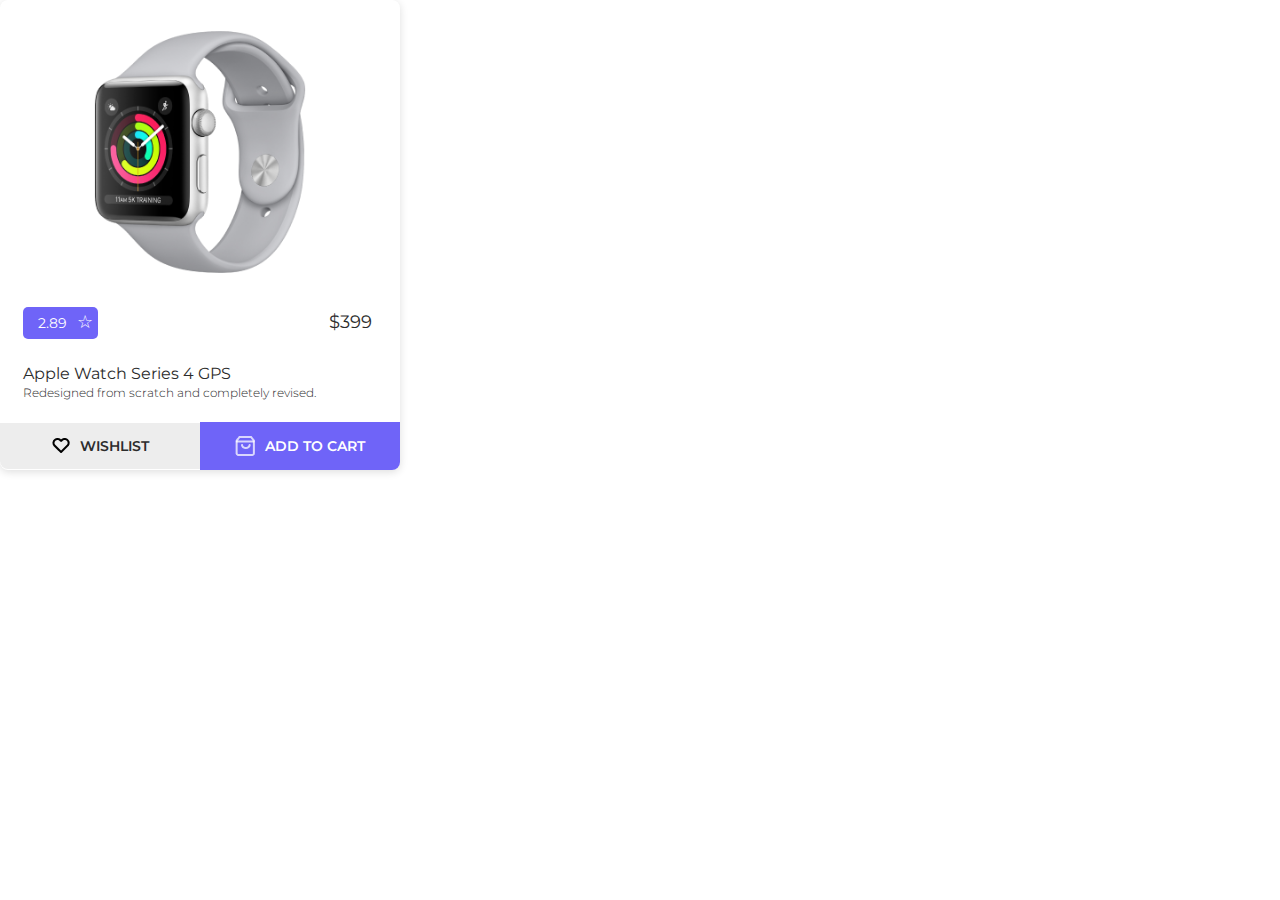
<file: src/module-1/card/index.html>
<!DOCTYPE html>
<html lang="en">
<head>
    <meta charset="UTF-8">
    <meta http-equiv="X-UA-Compatible" content="IE=edge">
    <meta name="viewport" content="width=device-width, initial-scale=1.0">
    <title>Store</title>
    <link rel="stylesheet" href="css/style.min.css">
</head>
<body>
    <div class="card">
        <div class="card__wrapper">
            <img class="card__img" src="./assets/apple-watch.png" alt="watch">
            <div class="card__rate-price">
                <div class="rating"><span>2.89</span>&#9734;</div>
                <div class="price">$<span>399</span></div>
            </div>
            <h3 class="card__title">Apple Watch Series 4 GPS</h3>
            <div class="card__descr">Redesigned from scratch and completely revised.</div>
        </div>
        <div class="card__buttons">
            <button class="wishlist">
                <img src="./assets/heart_black.png" alt="heart">
                <span>Wishlist</span>
            </button>
            <button class="to-cart">
                <img src="./assets/shopping-bag.png" alt="bag">
                <span>Add to cart</span>
            </button>
        </div>
    </div>
</body>
</html>
</file>
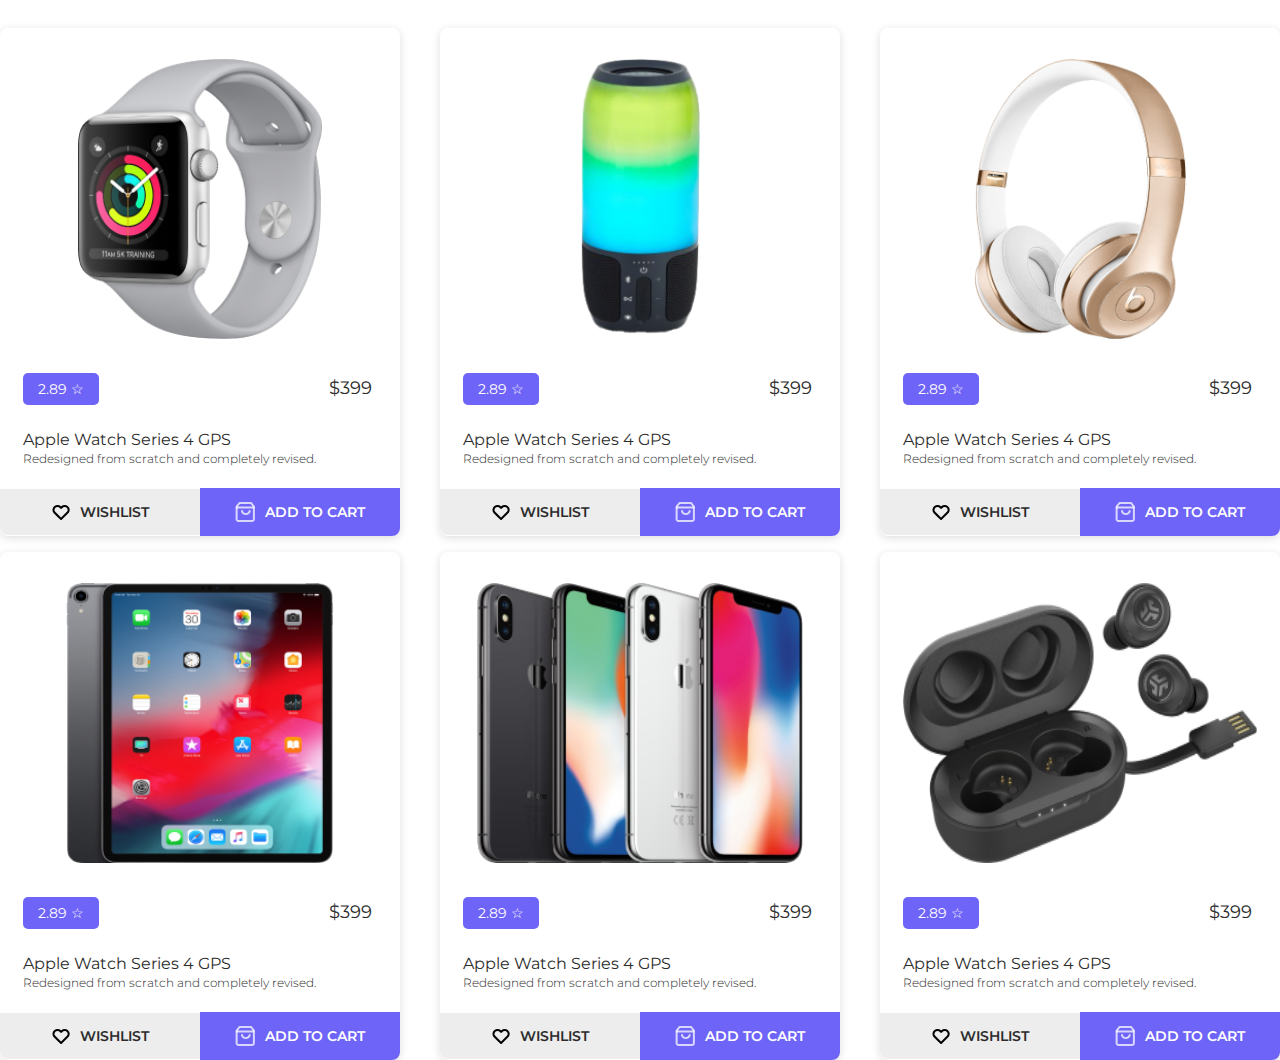
<file: src/module-1/cards-list-v1/index.html>
<!DOCTYPE html>
<html lang="en">
<head>
    <meta charset="UTF-8">
    <meta http-equiv="X-UA-Compatible" content="IE=edge">
    <meta name="viewport" content="width=device-width, initial-scale=1.0">
    <title>Store</title>
    <link rel="stylesheet" href="css/general.css">
    <link rel="stylesheet" href="css/style.css">
</head>
<body>
    <div class="cards">
        <div class="card">
            <div class="card__wrapper">
                <div class="card__img-wrapper">
                    <img class="card__img" src="./assets/apple-watch.png" alt="watch">
                </div>
                <div class="card__rate-price">
                    <div class="rating">
                        <span>2.89</span>
                    </div>
                    <div class="price">
                        <span>399</span>
                    </div>
                </div>
                <h3 class="card__title">Apple Watch Series 4 GPS</h3>
                <div class="card__descr">Redesigned from scratch and completely revised.</div>
            </div>
            <div class="card__buttons">
                <button class="wishlist">
                    <img src="./assets/heart_black.png" alt="heart">
                    <span>Wishlist</span>
                </button>
                <button class="to-cart">
                    <img src="./assets/shopping-bag.png" alt="bag">
                    <span>Add to cart</span>
                </button>
            </div>
        </div>
      <div class="card">
            <div class="card__wrapper">
                <div class="card__img-wrapper">
                    <img class="card__img" src="./assets/jbl-speaker.png" alt="jbl-speaker">
                </div>
                <div class="card__rate-price">
                    <div class="rating">
                        <span>2.89</span>
                    </div>
                    <div class="price">
                        <span>399</span>
                    </div>
                </div>
                <h3 class="card__title">Apple Watch Series 4 GPS</h3>
                <div class="card__descr">Redesigned from scratch and completely revised.</div>
            </div>
            <div class="card__buttons">
                <button class="wishlist">
                    <img src="./assets/heart_black.png" alt="heart">
                    <span>Wishlist</span>
                </button>
                <button class="to-cart">
                    <img src="./assets/shopping-bag.png" alt="bag">
                    <span>Add to cart</span>
                </button>
            </div>
        </div>
      <div class="card">
            <div class="card__wrapper">
                <div class="card__img-wrapper">
                    <img class="card__img" src="./assets/beats-headphones.png" alt="beats-headphones">
                </div>
                <div class="card__rate-price">
                    <div class="rating">
                        <span>2.89</span>
                    </div>
                    <div class="price">
                        <span>399</span>
                    </div>
                </div>
                <h3 class="card__title">Apple Watch Series 4 GPS</h3>
                <div class="card__descr">Redesigned from scratch and completely revised.</div>
            </div>
            <div class="card__buttons">
                <button class="wishlist">
                    <img src="./assets/heart_black.png" alt="heart">
                    <span>Wishlist</span>
                </button>
                <button class="to-cart">
                    <img src="./assets/shopping-bag.png" alt="bag">
                    <span>Add to cart</span>
                </button>
            </div>
        </div>
      <div class="card">
            <div class="card__wrapper">
                <div class="card__img-wrapper">
                    <img class="card__img" src="./assets/ipad-pro.png" alt="ipad-pro">
                </div>
                <div class="card__rate-price">
                    <div class="rating">
                        <span>2.89</span>
                    </div>
                    <div class="price">
                        <span>399</span>
                    </div>
                </div>
                <h3 class="card__title">Apple Watch Series 4 GPS</h3>
                <div class="card__descr">Redesigned from scratch and completely revised.</div>
            </div>
            <div class="card__buttons">
                <button class="wishlist">
                    <img src="./assets/heart_black.png" alt="heart">
                    <span>Wishlist</span>
                </button>
                <button class="to-cart">
                    <img src="./assets/shopping-bag.png" alt="bag">
                    <span>Add to cart</span>
                </button>
            </div>
        </div>
      <div class="card">
            <div class="card__wrapper">
                <div class="card__img-wrapper">
                    <img class="card__img" src="./assets/iphone-x.png" alt="iphone-x">
                </div>
                <div class="card__rate-price">
                    <div class="rating">
                        <span>2.89</span>
                    </div>
                    <div class="price">
                        <span>399</span>
                    </div>
                </div>
                <h3 class="card__title">Apple Watch Series 4 GPS</h3>
                <div class="card__descr">Redesigned from scratch and completely revised.</div>
            </div>
            <div class="card__buttons">
                <button class="wishlist">
                    <img src="./assets/heart_black.png" alt="heart">
                    <span>Wishlist</span>
                </button>
                <button class="to-cart">
                    <img src="./assets/shopping-bag.png" alt="bag">
                    <span>Add to cart</span>
                </button>
            </div>
        </div>
      <div class="card">
            <div class="card__wrapper">
                <div class="card__img-wrapper">
                    <img class="card__img" src="./assets/jlab-audio-wireless.png" alt="jlab-audio-wireless">
                </div>
                <div class="card__rate-price">
                    <div class="rating">
                        <span>2.89</span>
                    </div>
                    <div class="price">
                        <span>399</span>
                    </div>
                </div>
                <h3 class="card__title">Apple Watch Series 4 GPS</h3>
                <div class="card__descr">Redesigned from scratch and completely revised.</div>
            </div>
            <div class="card__buttons">
                <button class="wishlist">
                    <img src="./assets/heart_black.png" alt="heart">
                    <span>Wishlist</span>
                </button>
                <button class="to-cart">
                    <img src="./assets/shopping-bag.png" alt="bag">
                    <span>Add to cart</span>
                </button>
            </div>
        </div>
    </div>
</body>
</html>
</file>
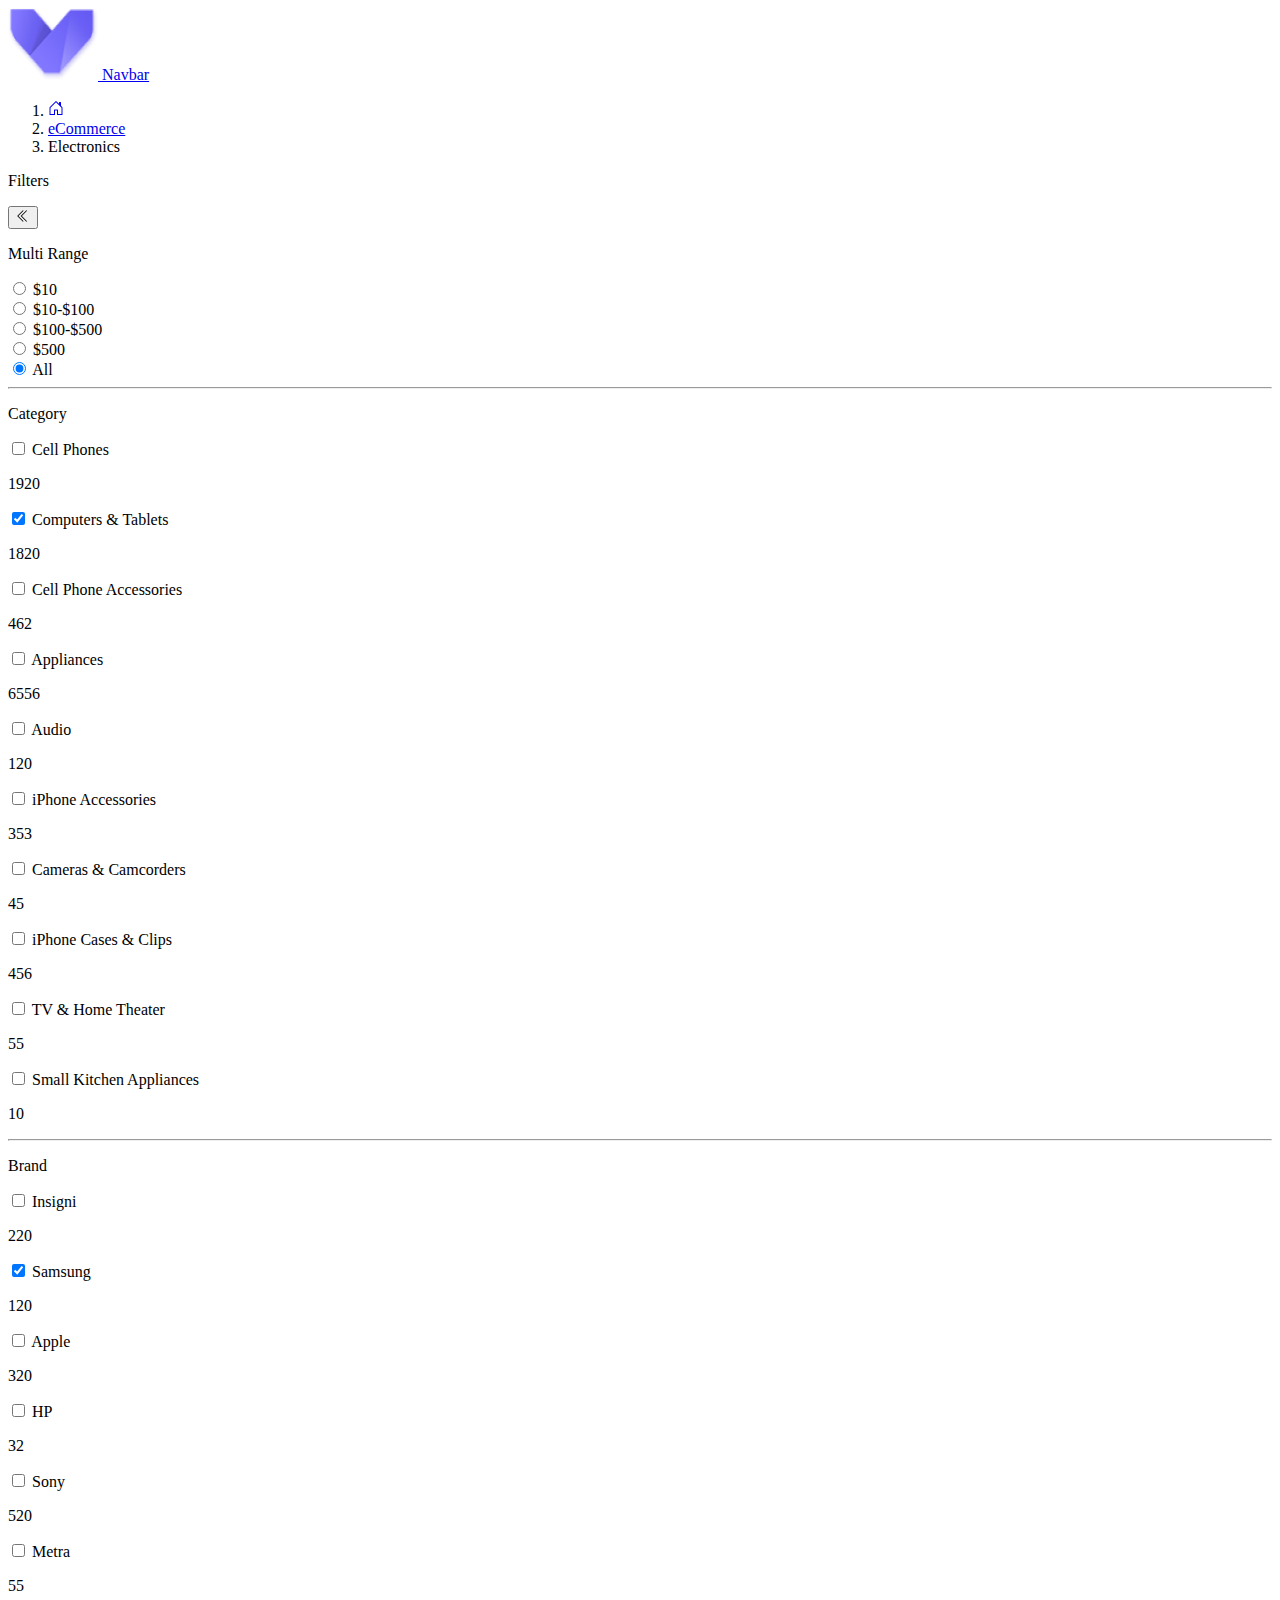
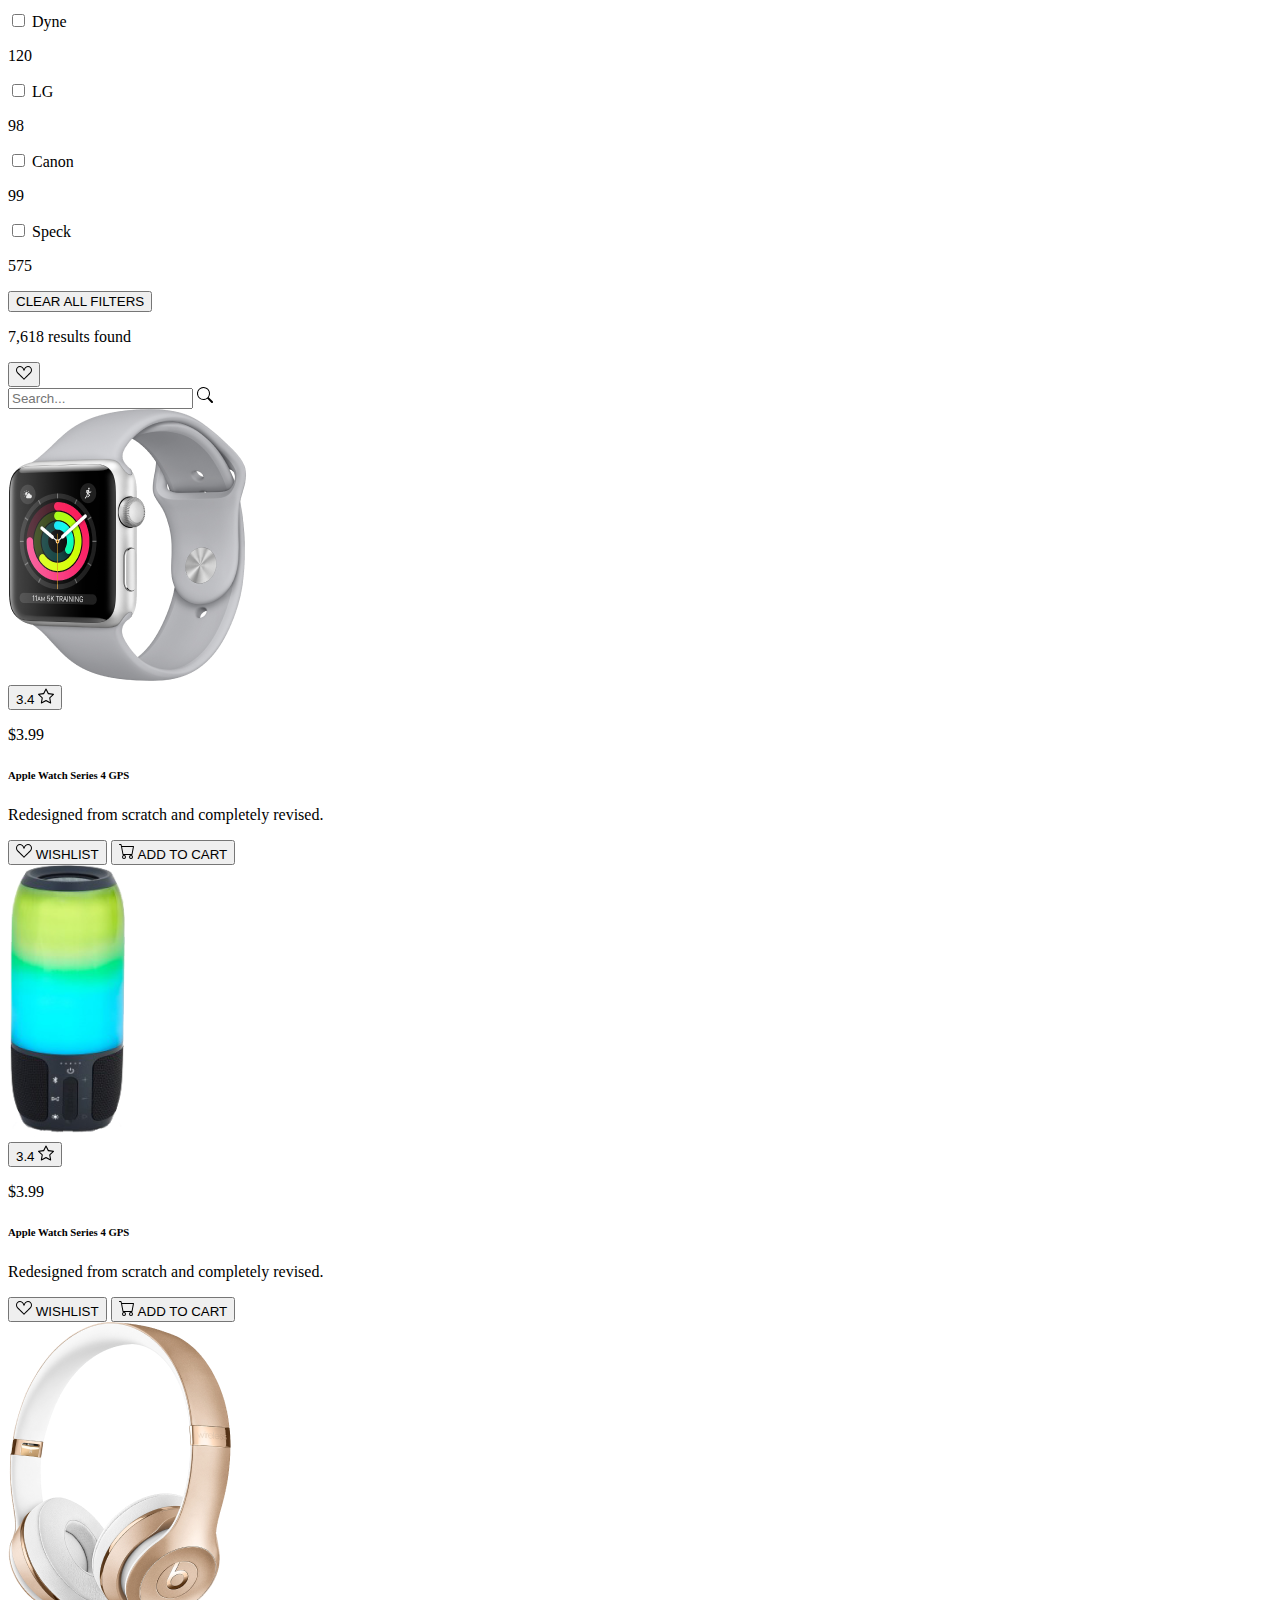
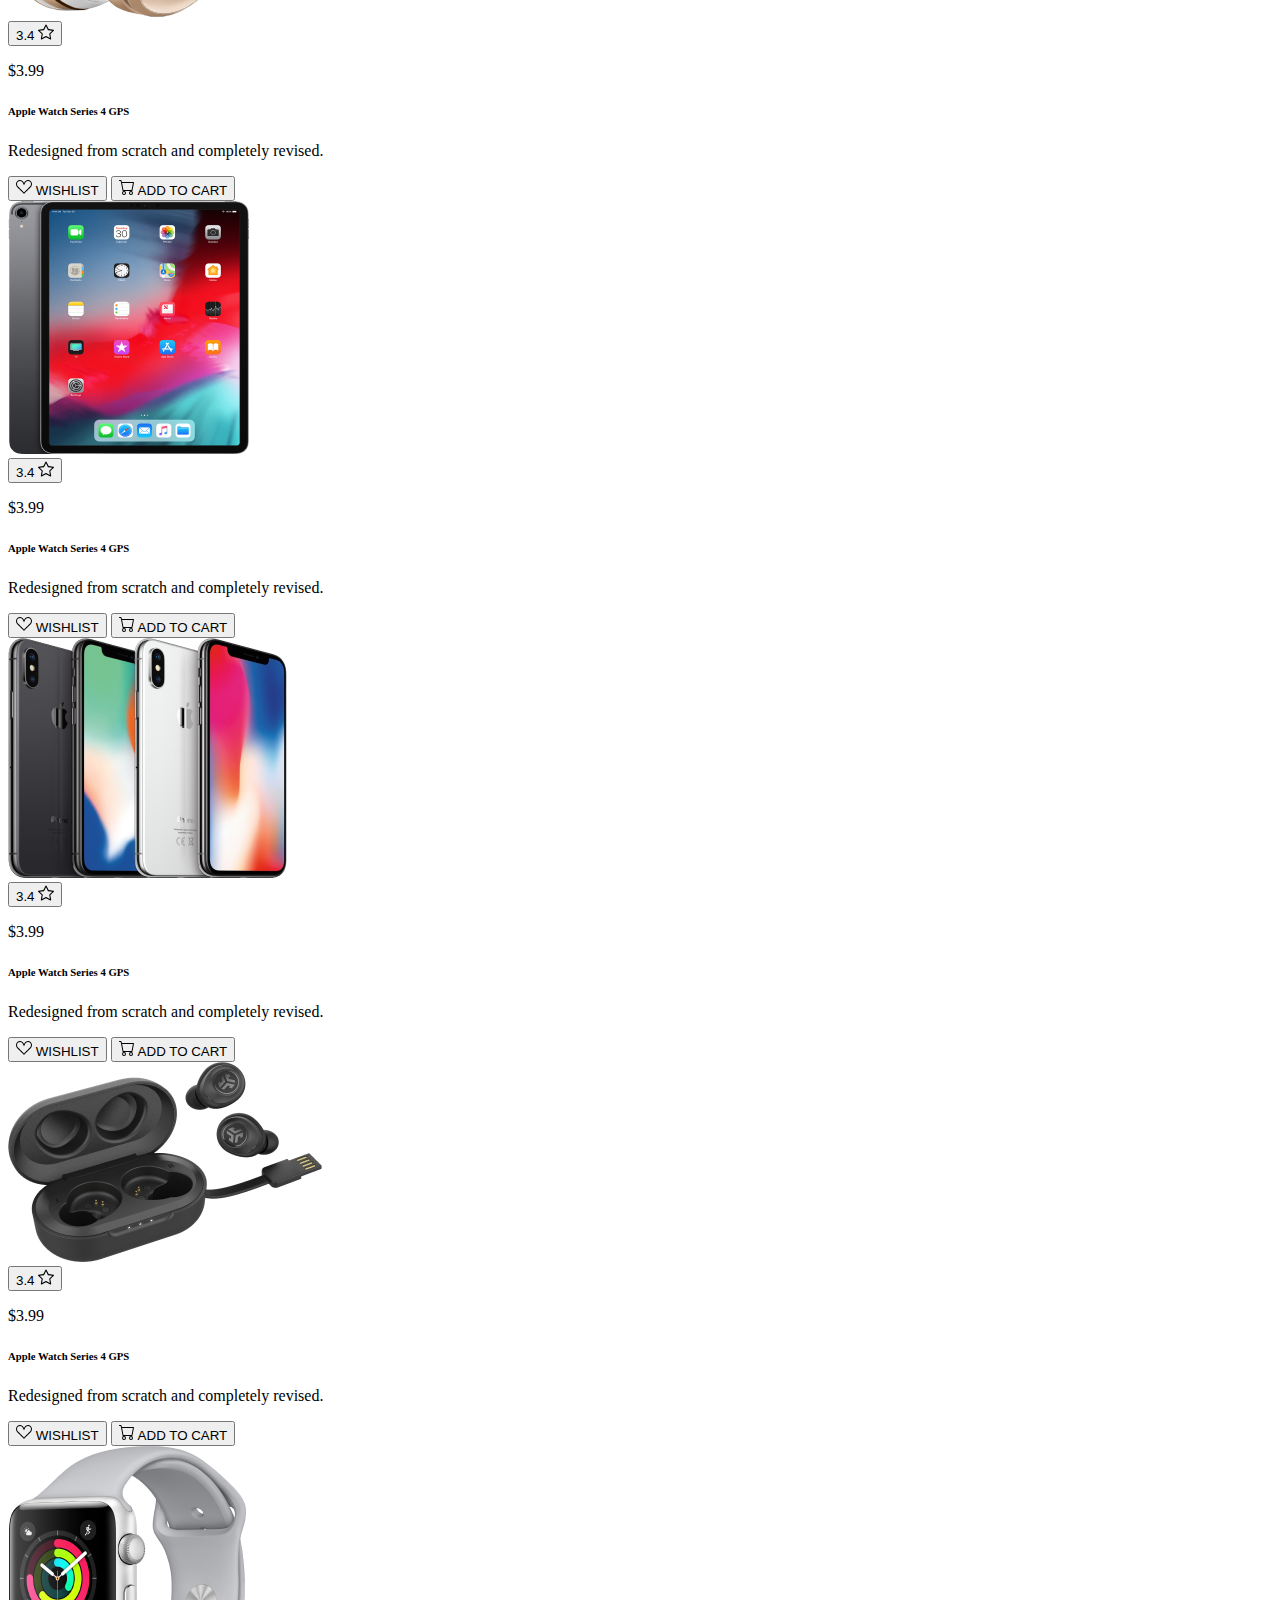
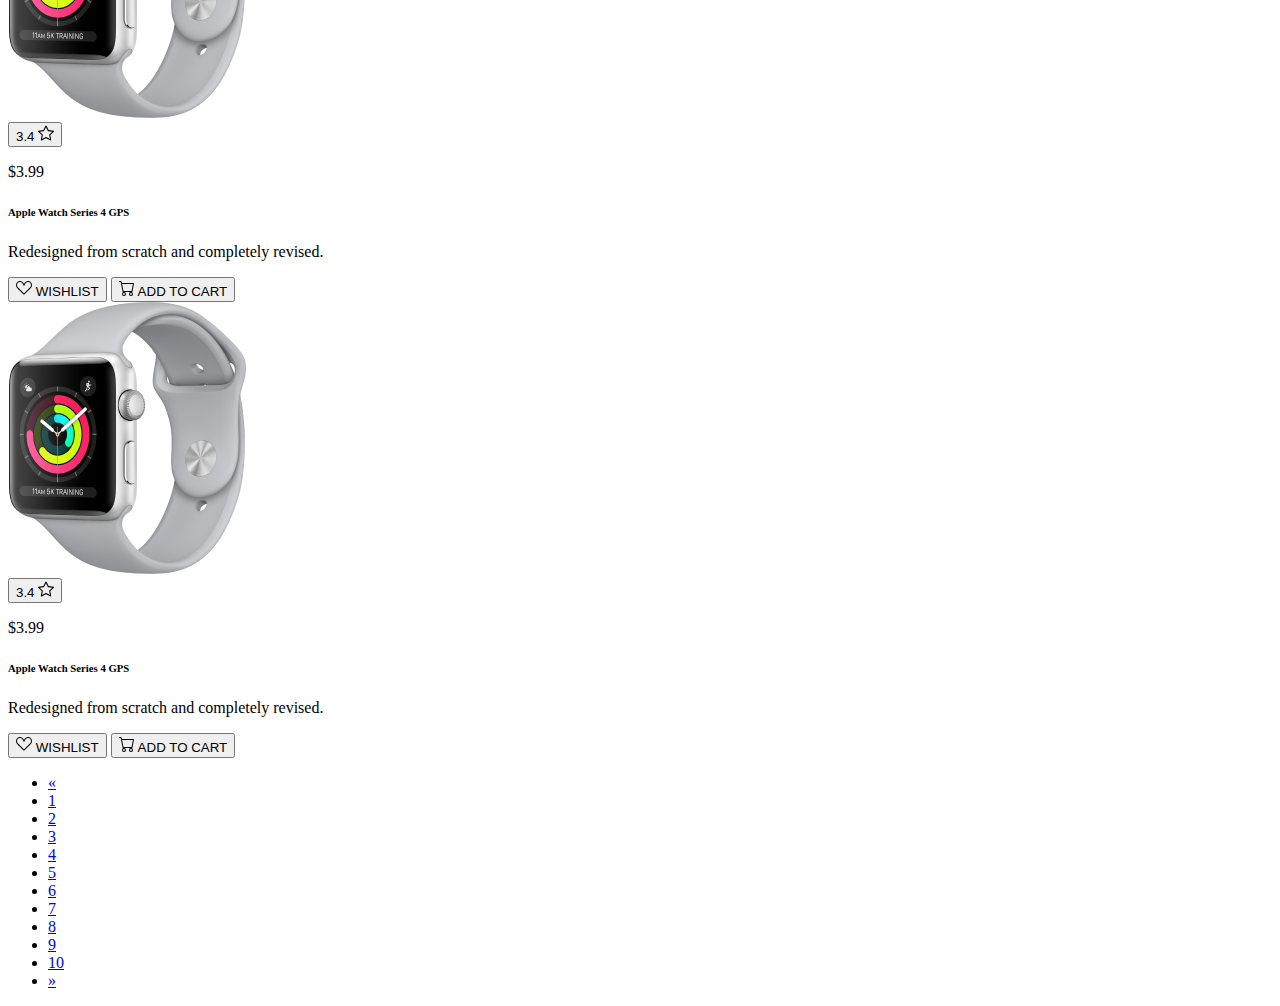
<file: src/module-2/bootstrap/index.html>
<!DOCTYPE html>
<html lang="en">
<head>
    <meta charset="UTF-8">
    <meta http-equiv="X-UA-Compatible" content="IE=edge">
    <meta name="viewport" content="width=device-width, initial-scale=1.0">
    <link href="https://cdn.jsdelivr.net/npm/bootstrap@5.1.1/dist/css/bootstrap.min.css" rel="stylesheet" integrity="sha384-F3w7mX95PdgyTmZZMECAngseQB83DfGTowi0iMjiWaeVhAn4FJkqJByhZMI3AhiU" crossorigin="anonymous">
    <script src="https://cdn.jsdelivr.net/npm/bootstrap@5.1.1/dist/js/bootstrap.bundle.min.js" integrity="sha384-/bQdsTh/da6pkI1MST/rWKFNjaCP5gBSY4sEBT38Q/9RBh9AH40zEOg7Hlq2THRZ" crossorigin="anonymous"></script>
    <title>Document</title>
</head>
<body>
    <div class="container-fluid">
        <div class="row">
            <div class="row bg-light">
                <nav class="navbar navbar-light">
                    <a class="navbar-brand" href="/">
                        <img src="img/logo.png" alt="logo" width="90" height="72" class="d-inline-block align-text-centre">
                        <span class="mb-0 h1">Navbar</span>
                    </a>
                </nav>
            </div>
            <div class="row bg-light">
                <nav style="--bs-breadcrumb-divider: '>';" aria-label="breadcrumb">
                    <ol class="breadcrumb">
                      <li class="breadcrumb-item">
                          <a href="#">
                            <svg xmlns="http://www.w3.org/2000/svg" width="16" height="16" fill="currentColor" class="bi bi-house-door" viewBox="0 0 16 16">
                              <path d="M8.354 1.146a.5.5 0 0 0-.708 0l-6 6A.5.5 0 0 0 1.5 7.5v7a.5.5 0 0 0 .5.5h4.5a.5.5 0 0 0 .5-.5v-4h2v4a.5.5 0 0 0 .5.5H14a.5.5 0 0 0 .5-.5v-7a.5.5 0 0 0-.146-.354L13 5.793V2.5a.5.5 0 0 0-.5-.5h-1a.5.5 0 0 0-.5.5v1.293L8.354 1.146zM2.5 14V7.707l5.5-5.5 5.5 5.5V14H10v-4a.5.5 0 0 0-.5-.5h-3a.5.5 0 0 0-.5.5v4H2.5z"/>
                            </svg>
                          </a>
                      </li>
                      <li class="breadcrumb-item">
                          <a href="#">eCommerce</a>
                      </li>
                      <li class="breadcrumb-item active" aria-current="page">Electronics</li>
                    </ol>
                </nav>
            </div>
            <div class="row align-items-start h-100">
                <div class="col-4 col-md-4 col-sm-12">
                    <div class="row justify-content-between">
                        <p class="col-11">Filters</p>
                        <button type="button" class="btn btn-outline-secondary col-1">
                            <svg xmlns="http://www.w3.org/2000/svg" width="14" height="14" fill="currentColor" class="bi bi-chevron-double-left" viewBox="0 0 16 16">
                                <path fill-rule="evenodd" d="M8.354 1.646a.5.5 0 0 1 0 .708L2.707 8l5.647 5.646a.5.5 0 0 1-.708.708l-6-6a.5.5 0 0 1 0-.708l6-6a.5.5 0 0 1 .708 0z"/>
                                <path fill-rule="evenodd" d="M12.354 1.646a.5.5 0 0 1 0 .708L6.707 8l5.647 5.646a.5.5 0 0 1-.708.708l-6-6a.5.5 0 0 1 0-.708l6-6a.5.5 0 0 1 .708 0z"/>
                            </svg>
                        </button>
                    </div>
                    <div class="container">
                        <div class="row">
                            <p>Multi Range</p>
                            <div class="form-check">
                                <input class="form-check-input" type="radio" name="flexRadioDefault" id="flexRadioDefault1">
                                <label class="form-check-label" for="flexRadioDefault1">
                                    $10
                                </label>
                            </div>
                            <div class="form-check">
                                <input class="form-check-input" type="radio" name="flexRadioDefault" id="flexRadioDefault2">
                                <label class="form-check-label" for="flexRadioDefault2">
                                    $10-$100
                                </label>
                            </div>
                            <div class="form-check">
                                <input class="form-check-input" type="radio" name="flexRadioDefault" id="flexRadioDefault3">
                                <label class="form-check-label" for="flexRadioDefault3">
                                    $100-$500
                                </label>
                            </div>
                            <div class="form-check">
                                <input class="form-check-input" type="radio" name="flexRadioDefault" id="flexRadioDefault4">
                                <label class="form-check-label" for="flexRadioDefault4">
                                    $500
                                </label>
                            </div>
                            <div class="form-check">
                                <input class="form-check-input" type="radio" name="flexRadioDefault" id="flexRadioDefault5" checked>
                                <label class="form-check-label" for="flexRadioDefault5">
                                    All
                                </label>
                            </div>
                        </div>
                        <hr>
                        <div class="row">
                            <p>Category</p>
                            <div class="form-check col-10">
                                <input class="form-check-input" type="checkbox" value="" id="check1">
                                <label class="form-check-label" for="check1">
                                    Cell Phones
                                </label>
                            </div>
                            <p class="col-2 text-end">1920</p>
                            <div class="form-check col-10">
                                <input class="form-check-input" type="checkbox" value="" id="check2" checked>
                                <label class="form-check-label" for="check2">
                                    Computers & Tablets
                                </label>
                            </div>
                            <p class="col-2 text-end">1820</p>
                            <div class="form-check col-10">
                                <input class="form-check-input" type="checkbox" value="" id="check3">
                                <label class="form-check-label" for="check3">
                                    Cell Phone Accessories
                                </label>
                            </div>
                            <p class="col-2 text-end">462</p>
                            <div class="form-check col-10">
                                <input class="form-check-input" type="checkbox" value="" id="check4">
                                <label class="form-check-label" for="check4">
                                    Appliances
                                </label>
                            </div>
                            <p class="col-2 text-end">6556</p>
                            <div class="form-check col-10">
                                <input class="form-check-input" type="checkbox" value="" id="check5">
                                <label class="form-check-label" for="check5">
                                    Audio
                                </label>
                            </div>
                            <p class="col-2 text-end">120</p>
                            <div class="form-check col-10">
                                <input class="form-check-input" type="checkbox" value="" id="check6">
                                <label class="form-check-label" for="check6">
                                    iPhone Accessories
                                </label>
                            </div>
                            <p class="col-2 text-end">353</p>
                            <div class="form-check col-10">
                                <input class="form-check-input" type="checkbox" value="" id="check7">
                                <label class="form-check-label" for="check7">
                                    Cameras & Camcorders
                                </label>
                            </div>
                            <p class="col-2 text-end">45</p>
                            <div class="form-check col-10">
                                <input class="form-check-input" type="checkbox" value="" id="check8">
                                <label class="form-check-label" for="check8">
                                    iPhone Cases & Clips
                                </label>
                            </div>
                            <p class="col-2 text-end">456</p>
                            <div class="form-check col-10">
                                <input class="form-check-input" type="checkbox" value="" id="check9">
                                <label class="form-check-label" for="check9">
                                    TV & Home Theater
                                </label>
                            </div>
                            <p class="col-2 text-end">55</p>
                            <div class="form-check col-10">
                                <input class="form-check-input" type="checkbox" value="" id="check10">
                                <label class="form-check-label" for="check10">
                                    Small Kitchen Appliances
                                </label>
                            </div>
                            <p class="col-2 text-end">10</p>
                        </div>
                        <hr>
                        <div class="row">
                            <p>Brand</p>
                            <div class="form-check col-10">
                                <input class="form-check-input" type="checkbox" value="" id="checkbox1">
                                <label class="form-check-label" for="checkbox1">
                                    Insigni
                                </label>
                            </div>
                            <p class="col-2 text-end">220</p>
                            <div class="form-check col-10">
                                <input class="form-check-input" type="checkbox" value="" id="checkbox2" checked>
                                <label class="form-check-label" for="checkbox2">
                                    Samsung
                                </label>
                            </div>
                            <p class="col-2 text-end">120</p>
                            <div class="form-check col-10">
                                <input class="form-check-input" type="checkbox" value="" id="checkbox3">
                                <label class="form-check-label" for="checkbox3">
                                    Apple
                                </label>
                            </div>
                            <p class="col-2 text-end">320</p>
                            <div class="form-check col-10">
                                <input class="form-check-input" type="checkbox" value="" id="checkbox4">
                                <label class="form-check-label" for="checkbox4">
                                    HP
                                </label>
                            </div>
                            <p class="col-2 text-end">32</p>
                            <div class="form-check col-10">
                                <input class="form-check-input" type="checkbox" value="" id="checkbox5">
                                <label class="form-check-label" for="checkbox5">
                                    Sony
                                </label>
                            </div>
                            <p class="col-2 text-end">520</p>
                            <div class="form-check col-10">
                                <input class="form-check-input" type="checkbox" value="" id="checkbox6">
                                <label class="form-check-label" for="checkbox6">
                                    Metra
                                </label>
                            </div>
                            <p class="col-2 text-end">55</p>
                            <div class="form-check col-10">
                                <input class="form-check-input" type="checkbox" value="" id="checkbox7">
                                <label class="form-check-label" for="checkbox7">
                                    Dyne
                                </label>
                            </div>
                            <p class="col-2 text-end">120</p>
                            <div class="form-check col-10">
                                <input class="form-check-input" type="checkbox" value="" id="checkbox8">
                                <label class="form-check-label" for="checkbox8">
                                    LG
                                </label>
                            </div>
                            <p class="col-2 text-end">98</p>
                            <div class="form-check col-10">
                                <input class="form-check-input" type="checkbox" value="" id="checkbox9">
                                <label class="form-check-label" for="checkbox9">
                                    Canon
                                </label>
                            </div>
                            <p class="col-2 text-end">99</p>
                            <div class="form-check col-10">
                                <input class="form-check-input" type="checkbox" value="" id="checkbox10">
                                <label class="form-check-label" for="checkbox10">
                                    Speck
                                </label>
                            </div>
                            <p class="col-2 text-end">575</p>
                        </div>
                        <button type="button" class="btn btn-primary">CLEAR ALL FILTERS</button>
                    </div>
                </div>

                <div class="col-8 col-md-8 col-sm-12">
                    <div class="row">
                        <p class="col-11">
                            <span>7,618</span> results found
                        </p>
                        <button type="button" class="btn btn-primary col-1">
                            <svg xmlns="http://www.w3.org/2000/svg" width="16" height="16" fill="currentColor" class="bi bi-suit-heart" viewBox="0 0 16 16">
                                <path d="m8 6.236-.894-1.789c-.222-.443-.607-1.08-1.152-1.595C5.418 2.345 4.776 2 4 2 2.324 2 1 3.326 1 4.92c0 1.211.554 2.066 1.868 3.37.337.334.721.695 1.146 1.093C5.122 10.423 6.5 11.717 8 13.447c1.5-1.73 2.878-3.024 3.986-4.064.425-.398.81-.76 1.146-1.093C14.446 6.986 15 6.131 15 4.92 15 3.326 13.676 2 12 2c-.777 0-1.418.345-1.954.852-.545.515-.93 1.152-1.152 1.595L8 6.236zm.392 8.292a.513.513 0 0 1-.784 0c-1.601-1.902-3.05-3.262-4.243-4.381C1.3 8.208 0 6.989 0 4.92 0 2.755 1.79 1 4 1c1.6 0 2.719 1.05 3.404 2.008.26.365.458.716.596.992a7.55 7.55 0 0 1 .596-.992C9.281 2.049 10.4 1 12 1c2.21 0 4 1.755 4 3.92 0 2.069-1.3 3.288-3.365 5.227-1.193 1.12-2.642 2.48-4.243 4.38z"/>
                            </svg>
                        </button>
                    </div>
                    <form class="input-group w-100 mb-3">
                        <input type="search" class="form-control" placeholder="Search..." aria-label="Search" aria-describedby="basic-addon1">
                        <span class="input-group-text" id="basic-addon1">
                            <svg xmlns="http://www.w3.org/2000/svg" width="16" height="16" fill="currentColor" class="bi bi-search" viewBox="0 0 16 16">
                                <path d="M11.742 10.344a6.5 6.5 0 1 0-1.397 1.398h-.001c.03.04.062.078.098.115l3.85 3.85a1 1 0 0 0 1.415-1.414l-3.85-3.85a1.007 1.007 0 0 0-.115-.1zM12 6.5a5.5 5.5 0 1 1-11 0 5.5 5.5 0 0 1 11 0z"/>
                            </svg>
                        </span>
                    </form>

                    <div class="row row-cols-sm-1 row-cols-md-2 row-cols-xl-3 g-4">
                        <div class="col">
                          <div class="card h-100 shadow pt-3">
                            <div class="py-2 px-3 text-center">
                              <img src="img/apple-watch.png" class="mw-100" alt="watch">
                            </div>  
                            <div class="card-body">
                              <div class="row justify-content-between">
                                <button type="button" class="btn btn-primary col-5">
                                    <span>3.4</span>
                                    <svg xmlns="http://www.w3.org/2000/svg" width="16" height="16" fill="currentColor" class="bi bi-star" viewBox="0 0 16 16">
                                        <path d="M2.866 14.85c-.078.444.36.791.746.593l4.39-2.256 4.389 2.256c.386.198.824-.149.746-.592l-.83-4.73 3.522-3.356c.33-.314.16-.888-.282-.95l-4.898-.696L8.465.792a.513.513 0 0 0-.927 0L5.354 5.12l-4.898.696c-.441.062-.612.636-.283.95l3.523 3.356-.83 4.73zm4.905-2.767-3.686 1.894.694-3.957a.565.565 0 0 0-.163-.505L1.71 6.745l4.052-.576a.525.525 0 0 0 .393-.288L8 2.223l1.847 3.658a.525.525 0 0 0 .393.288l4.052.575-2.906 2.77a.565.565 0 0 0-.163.506l.694 3.957-3.686-1.894a.503.503 0 0 0-.461 0z"/>
                                    </svg>
                                </button>
                                <p class="col-sm-6 col-lg-4">
                                    $<span>3.99</span>
                                </p>
                              </div>
                              <h6 class="card-title">Apple Watch Series 4 GPS</h6>
                              <p class="card-text">Redesigned from scratch and completely revised.</p>
                            </div>
                            <div class="btn-group" role="group" aria-label="Basic mixed styles example">
                                <button type="button" class="btn btn-light">
                                    <svg xmlns="http://www.w3.org/2000/svg" width="16" height="16" fill="currentColor" class="bi bi-suit-heart" viewBox="0 0 16 16">
                                        <path d="m8 6.236-.894-1.789c-.222-.443-.607-1.08-1.152-1.595C5.418 2.345 4.776 2 4 2 2.324 2 1 3.326 1 4.92c0 1.211.554 2.066 1.868 3.37.337.334.721.695 1.146 1.093C5.122 10.423 6.5 11.717 8 13.447c1.5-1.73 2.878-3.024 3.986-4.064.425-.398.81-.76 1.146-1.093C14.446 6.986 15 6.131 15 4.92 15 3.326 13.676 2 12 2c-.777 0-1.418.345-1.954.852-.545.515-.93 1.152-1.152 1.595L8 6.236zm.392 8.292a.513.513 0 0 1-.784 0c-1.601-1.902-3.05-3.262-4.243-4.381C1.3 8.208 0 6.989 0 4.92 0 2.755 1.79 1 4 1c1.6 0 2.719 1.05 3.404 2.008.26.365.458.716.596.992a7.55 7.55 0 0 1 .596-.992C9.281 2.049 10.4 1 12 1c2.21 0 4 1.755 4 3.92 0 2.069-1.3 3.288-3.365 5.227-1.193 1.12-2.642 2.48-4.243 4.38z"/>
                                    </svg>
                                    WISHLIST
                                </button>
                                <button type="button" class="btn btn-primary">
                                    <svg xmlns="http://www.w3.org/2000/svg" width="16" height="16" fill="currentColor" class="bi bi-cart" viewBox="0 0 16 16">
                                        <path d="M0 1.5A.5.5 0 0 1 .5 1H2a.5.5 0 0 1 .485.379L2.89 3H14.5a.5.5 0 0 1 .491.592l-1.5 8A.5.5 0 0 1 13 12H4a.5.5 0 0 1-.491-.408L2.01 3.607 1.61 2H.5a.5.5 0 0 1-.5-.5zM3.102 4l1.313 7h8.17l1.313-7H3.102zM5 12a2 2 0 1 0 0 4 2 2 0 0 0 0-4zm7 0a2 2 0 1 0 0 4 2 2 0 0 0 0-4zm-7 1a1 1 0 1 1 0 2 1 1 0 0 1 0-2zm7 0a1 1 0 1 1 0 2 1 1 0 0 1 0-2z"/>
                                    </svg>
                                    ADD TO CART
                                </button>
                              </div>
                          </div>
                        </div>
                        <div class="col">
                            <div class="card h-100 shadow pt-3">
                              <div class="py-2 px-3 text-center">
                                <img class="mw-100" src="./img/jbl-speaker.png" alt="jbl-speaker"/>
                              </div>
                              <div class="card-body">
                                <div class="row justify-content-between">
                                  <button type="button" class="btn btn-primary col-5">
                                    <span>3.4</span>
                                    <svg xmlns="http://www.w3.org/2000/svg" width="16" height="16" fill="currentColor" class="bi bi-star" viewBox="0 0 16 16">
                                        <path d="M2.866 14.85c-.078.444.36.791.746.593l4.39-2.256 4.389 2.256c.386.198.824-.149.746-.592l-.83-4.73 3.522-3.356c.33-.314.16-.888-.282-.95l-4.898-.696L8.465.792a.513.513 0 0 0-.927 0L5.354 5.12l-4.898.696c-.441.062-.612.636-.283.95l3.523 3.356-.83 4.73zm4.905-2.767-3.686 1.894.694-3.957a.565.565 0 0 0-.163-.505L1.71 6.745l4.052-.576a.525.525 0 0 0 .393-.288L8 2.223l1.847 3.658a.525.525 0 0 0 .393.288l4.052.575-2.906 2.77a.565.565 0 0 0-.163.506l.694 3.957-3.686-1.894a.503.503 0 0 0-.461 0z"/>
                                    </svg>
                                  </button>
                                  <p class="col-sm-6 col-lg-4">
                                    $<span>3.99</span>
                                  </p>
                                </div>
                                <h6 class="card-title">Apple Watch Series 4 GPS</h6>
                                <p class="card-text">Redesigned from scratch and completely revised.</p>
                              </div>
                              <div class="btn-group" role="group" aria-label="Basic mixed styles example">
                                  <button type="button" class="btn btn-light">
                                      <svg xmlns="http://www.w3.org/2000/svg" width="16" height="16" fill="currentColor" class="bi bi-suit-heart" viewBox="0 0 16 16">
                                          <path d="m8 6.236-.894-1.789c-.222-.443-.607-1.08-1.152-1.595C5.418 2.345 4.776 2 4 2 2.324 2 1 3.326 1 4.92c0 1.211.554 2.066 1.868 3.37.337.334.721.695 1.146 1.093C5.122 10.423 6.5 11.717 8 13.447c1.5-1.73 2.878-3.024 3.986-4.064.425-.398.81-.76 1.146-1.093C14.446 6.986 15 6.131 15 4.92 15 3.326 13.676 2 12 2c-.777 0-1.418.345-1.954.852-.545.515-.93 1.152-1.152 1.595L8 6.236zm.392 8.292a.513.513 0 0 1-.784 0c-1.601-1.902-3.05-3.262-4.243-4.381C1.3 8.208 0 6.989 0 4.92 0 2.755 1.79 1 4 1c1.6 0 2.719 1.05 3.404 2.008.26.365.458.716.596.992a7.55 7.55 0 0 1 .596-.992C9.281 2.049 10.4 1 12 1c2.21 0 4 1.755 4 3.92 0 2.069-1.3 3.288-3.365 5.227-1.193 1.12-2.642 2.48-4.243 4.38z"/>
                                      </svg>
                                      WISHLIST
                                  </button>
                                  <button type="button" class="btn btn-primary">
                                      <svg xmlns="http://www.w3.org/2000/svg" width="16" height="16" fill="currentColor" class="bi bi-cart" viewBox="0 0 16 16">
                                          <path d="M0 1.5A.5.5 0 0 1 .5 1H2a.5.5 0 0 1 .485.379L2.89 3H14.5a.5.5 0 0 1 .491.592l-1.5 8A.5.5 0 0 1 13 12H4a.5.5 0 0 1-.491-.408L2.01 3.607 1.61 2H.5a.5.5 0 0 1-.5-.5zM3.102 4l1.313 7h8.17l1.313-7H3.102zM5 12a2 2 0 1 0 0 4 2 2 0 0 0 0-4zm7 0a2 2 0 1 0 0 4 2 2 0 0 0 0-4zm-7 1a1 1 0 1 1 0 2 1 1 0 0 1 0-2zm7 0a1 1 0 1 1 0 2 1 1 0 0 1 0-2z"/>
                                      </svg>
                                      ADD TO CART
                                  </button>
                                </div>
                            </div>
                          </div>
                          <div class="col">
                            <div class="card h-100 shadow pt-3">
                                <div class="py-2 px-3 text-center">
                                    <img src="img/beats-headphones.png" class="mw-100" alt="beats-headphones">
                                </div>
                              <div class="card-body">
                                <div class="row justify-content-between">
                                  <button type="button" class="btn btn-primary col-5">
                                    <span>3.4</span>
                                    <svg xmlns="http://www.w3.org/2000/svg" width="16" height="16" fill="currentColor" class="bi bi-star" viewBox="0 0 16 16">
                                        <path d="M2.866 14.85c-.078.444.36.791.746.593l4.39-2.256 4.389 2.256c.386.198.824-.149.746-.592l-.83-4.73 3.522-3.356c.33-.314.16-.888-.282-.95l-4.898-.696L8.465.792a.513.513 0 0 0-.927 0L5.354 5.12l-4.898.696c-.441.062-.612.636-.283.95l3.523 3.356-.83 4.73zm4.905-2.767-3.686 1.894.694-3.957a.565.565 0 0 0-.163-.505L1.71 6.745l4.052-.576a.525.525 0 0 0 .393-.288L8 2.223l1.847 3.658a.525.525 0 0 0 .393.288l4.052.575-2.906 2.77a.565.565 0 0 0-.163.506l.694 3.957-3.686-1.894a.503.503 0 0 0-.461 0z"/>
                                    </svg>
                                  </button>
                                  <p class="col-sm-6 col-lg-4">
                                    $<span>3.99</span>
                                  </p>
                                </div>
                                <h6 class="card-title">Apple Watch Series 4 GPS</h6>
                                <p class="card-text">Redesigned from scratch and completely revised.</p>
                              </div>
                              <div class="btn-group" role="group" aria-label="Basic mixed styles example">
                                  <button type="button" class="btn btn-light">
                                      <svg xmlns="http://www.w3.org/2000/svg" width="16" height="16" fill="currentColor" class="bi bi-suit-heart" viewBox="0 0 16 16">
                                          <path d="m8 6.236-.894-1.789c-.222-.443-.607-1.08-1.152-1.595C5.418 2.345 4.776 2 4 2 2.324 2 1 3.326 1 4.92c0 1.211.554 2.066 1.868 3.37.337.334.721.695 1.146 1.093C5.122 10.423 6.5 11.717 8 13.447c1.5-1.73 2.878-3.024 3.986-4.064.425-.398.81-.76 1.146-1.093C14.446 6.986 15 6.131 15 4.92 15 3.326 13.676 2 12 2c-.777 0-1.418.345-1.954.852-.545.515-.93 1.152-1.152 1.595L8 6.236zm.392 8.292a.513.513 0 0 1-.784 0c-1.601-1.902-3.05-3.262-4.243-4.381C1.3 8.208 0 6.989 0 4.92 0 2.755 1.79 1 4 1c1.6 0 2.719 1.05 3.404 2.008.26.365.458.716.596.992a7.55 7.55 0 0 1 .596-.992C9.281 2.049 10.4 1 12 1c2.21 0 4 1.755 4 3.92 0 2.069-1.3 3.288-3.365 5.227-1.193 1.12-2.642 2.48-4.243 4.38z"/>
                                      </svg>
                                      WISHLIST
                                  </button>
                                  <button type="button" class="btn btn-primary">
                                      <svg xmlns="http://www.w3.org/2000/svg" width="16" height="16" fill="currentColor" class="bi bi-cart" viewBox="0 0 16 16">
                                          <path d="M0 1.5A.5.5 0 0 1 .5 1H2a.5.5 0 0 1 .485.379L2.89 3H14.5a.5.5 0 0 1 .491.592l-1.5 8A.5.5 0 0 1 13 12H4a.5.5 0 0 1-.491-.408L2.01 3.607 1.61 2H.5a.5.5 0 0 1-.5-.5zM3.102 4l1.313 7h8.17l1.313-7H3.102zM5 12a2 2 0 1 0 0 4 2 2 0 0 0 0-4zm7 0a2 2 0 1 0 0 4 2 2 0 0 0 0-4zm-7 1a1 1 0 1 1 0 2 1 1 0 0 1 0-2zm7 0a1 1 0 1 1 0 2 1 1 0 0 1 0-2z"/>
                                      </svg>
                                      ADD TO CART
                                  </button>
                                </div>
                            </div>
                          </div>
                          <div class="col">
                            <div class="card h-100 shadow pt-3">
                              <div class="py-2 px-3 text-center">
                                <img src="img/ipad-pro.png" class="mw-100" alt="ipad-pro">
                              </div>
                              <div class="card-body">
                                <div class="row justify-content-between">
                                  <button type="button" class="btn btn-primary col-5">
                                    <span>3.4</span>
                                    <svg xmlns="http://www.w3.org/2000/svg" width="16" height="16" fill="currentColor" class="bi bi-star" viewBox="0 0 16 16">
                                        <path d="M2.866 14.85c-.078.444.36.791.746.593l4.39-2.256 4.389 2.256c.386.198.824-.149.746-.592l-.83-4.73 3.522-3.356c.33-.314.16-.888-.282-.95l-4.898-.696L8.465.792a.513.513 0 0 0-.927 0L5.354 5.12l-4.898.696c-.441.062-.612.636-.283.95l3.523 3.356-.83 4.73zm4.905-2.767-3.686 1.894.694-3.957a.565.565 0 0 0-.163-.505L1.71 6.745l4.052-.576a.525.525 0 0 0 .393-.288L8 2.223l1.847 3.658a.525.525 0 0 0 .393.288l4.052.575-2.906 2.77a.565.565 0 0 0-.163.506l.694 3.957-3.686-1.894a.503.503 0 0 0-.461 0z"/>
                                    </svg>
                                  </button>
                                  <p class="col-sm-6 col-lg-4">
                                    $<span>3.99</span>
                                  </p>
                                </div>
                                <h6 class="card-title">Apple Watch Series 4 GPS</h6>
                                <p class="card-text">Redesigned from scratch and completely revised.</p>
                              </div>
                              <div class="btn-group" role="group" aria-label="Basic mixed styles example">
                                  <button type="button" class="btn btn-light">
                                      <svg xmlns="http://www.w3.org/2000/svg" width="16" height="16" fill="currentColor" class="bi bi-suit-heart" viewBox="0 0 16 16">
                                          <path d="m8 6.236-.894-1.789c-.222-.443-.607-1.08-1.152-1.595C5.418 2.345 4.776 2 4 2 2.324 2 1 3.326 1 4.92c0 1.211.554 2.066 1.868 3.37.337.334.721.695 1.146 1.093C5.122 10.423 6.5 11.717 8 13.447c1.5-1.73 2.878-3.024 3.986-4.064.425-.398.81-.76 1.146-1.093C14.446 6.986 15 6.131 15 4.92 15 3.326 13.676 2 12 2c-.777 0-1.418.345-1.954.852-.545.515-.93 1.152-1.152 1.595L8 6.236zm.392 8.292a.513.513 0 0 1-.784 0c-1.601-1.902-3.05-3.262-4.243-4.381C1.3 8.208 0 6.989 0 4.92 0 2.755 1.79 1 4 1c1.6 0 2.719 1.05 3.404 2.008.26.365.458.716.596.992a7.55 7.55 0 0 1 .596-.992C9.281 2.049 10.4 1 12 1c2.21 0 4 1.755 4 3.92 0 2.069-1.3 3.288-3.365 5.227-1.193 1.12-2.642 2.48-4.243 4.38z"/>
                                      </svg>
                                      WISHLIST
                                  </button>
                                  <button type="button" class="btn btn-primary">
                                      <svg xmlns="http://www.w3.org/2000/svg" width="16" height="16" fill="currentColor" class="bi bi-cart" viewBox="0 0 16 16">
                                          <path d="M0 1.5A.5.5 0 0 1 .5 1H2a.5.5 0 0 1 .485.379L2.89 3H14.5a.5.5 0 0 1 .491.592l-1.5 8A.5.5 0 0 1 13 12H4a.5.5 0 0 1-.491-.408L2.01 3.607 1.61 2H.5a.5.5 0 0 1-.5-.5zM3.102 4l1.313 7h8.17l1.313-7H3.102zM5 12a2 2 0 1 0 0 4 2 2 0 0 0 0-4zm7 0a2 2 0 1 0 0 4 2 2 0 0 0 0-4zm-7 1a1 1 0 1 1 0 2 1 1 0 0 1 0-2zm7 0a1 1 0 1 1 0 2 1 1 0 0 1 0-2z"/>
                                      </svg>
                                      ADD TO CART
                                  </button>
                                </div>
                            </div>
                          </div>
                          <div class="col">
                            <div class="card h-100 shadow pt-3">
                                <div class="py-2 px-3 text-center">
                                  <img src="img/iphone-x.png" class="mw-100" alt="iphone-x">
                                </div>
                              <div class="card-body">
                                <div class="row justify-content-between">
                                  <button type="button" class="btn btn-primary col-5">
                                    <span>3.4</span>
                                    <svg xmlns="http://www.w3.org/2000/svg" width="16" height="16" fill="currentColor" class="bi bi-star" viewBox="0 0 16 16">
                                        <path d="M2.866 14.85c-.078.444.36.791.746.593l4.39-2.256 4.389 2.256c.386.198.824-.149.746-.592l-.83-4.73 3.522-3.356c.33-.314.16-.888-.282-.95l-4.898-.696L8.465.792a.513.513 0 0 0-.927 0L5.354 5.12l-4.898.696c-.441.062-.612.636-.283.95l3.523 3.356-.83 4.73zm4.905-2.767-3.686 1.894.694-3.957a.565.565 0 0 0-.163-.505L1.71 6.745l4.052-.576a.525.525 0 0 0 .393-.288L8 2.223l1.847 3.658a.525.525 0 0 0 .393.288l4.052.575-2.906 2.77a.565.565 0 0 0-.163.506l.694 3.957-3.686-1.894a.503.503 0 0 0-.461 0z"/>
                                    </svg>
                                </button>
                                  <p class="col-sm-6 col-lg-4">
                                    $<span>3.99</span>
                                  </p>
                                </div>
                                <h6 class="card-title">Apple Watch Series 4 GPS</h6>
                                <p class="card-text">Redesigned from scratch and completely revised.</p>
                              </div>
                              <div class="btn-group" role="group" aria-label="Basic mixed styles example">
                                  <button type="button" class="btn btn-light">
                                      <svg xmlns="http://www.w3.org/2000/svg" width="16" height="16" fill="currentColor" class="bi bi-suit-heart" viewBox="0 0 16 16">
                                          <path d="m8 6.236-.894-1.789c-.222-.443-.607-1.08-1.152-1.595C5.418 2.345 4.776 2 4 2 2.324 2 1 3.326 1 4.92c0 1.211.554 2.066 1.868 3.37.337.334.721.695 1.146 1.093C5.122 10.423 6.5 11.717 8 13.447c1.5-1.73 2.878-3.024 3.986-4.064.425-.398.81-.76 1.146-1.093C14.446 6.986 15 6.131 15 4.92 15 3.326 13.676 2 12 2c-.777 0-1.418.345-1.954.852-.545.515-.93 1.152-1.152 1.595L8 6.236zm.392 8.292a.513.513 0 0 1-.784 0c-1.601-1.902-3.05-3.262-4.243-4.381C1.3 8.208 0 6.989 0 4.92 0 2.755 1.79 1 4 1c1.6 0 2.719 1.05 3.404 2.008.26.365.458.716.596.992a7.55 7.55 0 0 1 .596-.992C9.281 2.049 10.4 1 12 1c2.21 0 4 1.755 4 3.92 0 2.069-1.3 3.288-3.365 5.227-1.193 1.12-2.642 2.48-4.243 4.38z"/>
                                      </svg>
                                      WISHLIST
                                  </button>
                                  <button type="button" class="btn btn-primary">
                                      <svg xmlns="http://www.w3.org/2000/svg" width="16" height="16" fill="currentColor" class="bi bi-cart" viewBox="0 0 16 16">
                                          <path d="M0 1.5A.5.5 0 0 1 .5 1H2a.5.5 0 0 1 .485.379L2.89 3H14.5a.5.5 0 0 1 .491.592l-1.5 8A.5.5 0 0 1 13 12H4a.5.5 0 0 1-.491-.408L2.01 3.607 1.61 2H.5a.5.5 0 0 1-.5-.5zM3.102 4l1.313 7h8.17l1.313-7H3.102zM5 12a2 2 0 1 0 0 4 2 2 0 0 0 0-4zm7 0a2 2 0 1 0 0 4 2 2 0 0 0 0-4zm-7 1a1 1 0 1 1 0 2 1 1 0 0 1 0-2zm7 0a1 1 0 1 1 0 2 1 1 0 0 1 0-2z"/>
                                      </svg>
                                      ADD TO CART
                                  </button>
                                </div>
                            </div>
                          </div>
                          <div class="col">
                              <div class="card h-100 shadow pt-3">
                                  <div class="py-2 px-3 text-center">
                                      <img src="img/jlab-audio-wireless.png" class="mw-100" alt="jlab-audio-wireless">
                                  </div>
                                <div class="card-body">
                                  <div class="row justify-content-between">
                                    <button type="button" class="btn btn-primary col-4">
                                        <span>3.4</span>
                                        <svg xmlns="http://www.w3.org/2000/svg" width="16" height="16" fill="currentColor" class="bi bi-star" viewBox="0 0 16 16">
                                            <path d="M2.866 14.85c-.078.444.36.791.746.593l4.39-2.256 4.389 2.256c.386.198.824-.149.746-.592l-.83-4.73 3.522-3.356c.33-.314.16-.888-.282-.95l-4.898-.696L8.465.792a.513.513 0 0 0-.927 0L5.354 5.12l-4.898.696c-.441.062-.612.636-.283.95l3.523 3.356-.83 4.73zm4.905-2.767-3.686 1.894.694-3.957a.565.565 0 0 0-.163-.505L1.71 6.745l4.052-.576a.525.525 0 0 0 .393-.288L8 2.223l1.847 3.658a.525.525 0 0 0 .393.288l4.052.575-2.906 2.77a.565.565 0 0 0-.163.506l.694 3.957-3.686-1.894a.503.503 0 0 0-.461 0z"/>
                                        </svg>
                                    </button>
                                    <p class="col-3 col-lg-4">
                                        $<span>3.99</span>
                                    </p>
                                  </div>
                                  <h6 class="card-title">Apple Watch Series 4 GPS</h6>
                                  <p class="card-text">Redesigned from scratch and completely revised.</p>
                                </div>
                                <div class="btn-group" role="group" aria-label="Basic mixed styles example">
                                    <button type="button" class="btn btn-light">
                                        <svg xmlns="http://www.w3.org/2000/svg" width="16" height="16" fill="currentColor" class="bi bi-suit-heart" viewBox="0 0 16 16">
                                            <path d="m8 6.236-.894-1.789c-.222-.443-.607-1.08-1.152-1.595C5.418 2.345 4.776 2 4 2 2.324 2 1 3.326 1 4.92c0 1.211.554 2.066 1.868 3.37.337.334.721.695 1.146 1.093C5.122 10.423 6.5 11.717 8 13.447c1.5-1.73 2.878-3.024 3.986-4.064.425-.398.81-.76 1.146-1.093C14.446 6.986 15 6.131 15 4.92 15 3.326 13.676 2 12 2c-.777 0-1.418.345-1.954.852-.545.515-.93 1.152-1.152 1.595L8 6.236zm.392 8.292a.513.513 0 0 1-.784 0c-1.601-1.902-3.05-3.262-4.243-4.381C1.3 8.208 0 6.989 0 4.92 0 2.755 1.79 1 4 1c1.6 0 2.719 1.05 3.404 2.008.26.365.458.716.596.992a7.55 7.55 0 0 1 .596-.992C9.281 2.049 10.4 1 12 1c2.21 0 4 1.755 4 3.92 0 2.069-1.3 3.288-3.365 5.227-1.193 1.12-2.642 2.48-4.243 4.38z"/>
                                        </svg>
                                        WISHLIST
                                    </button>
                                    <button type="button" class="btn btn-primary">
                                        <svg xmlns="http://www.w3.org/2000/svg" width="16" height="16" fill="currentColor" class="bi bi-cart" viewBox="0 0 16 16">
                                            <path d="M0 1.5A.5.5 0 0 1 .5 1H2a.5.5 0 0 1 .485.379L2.89 3H14.5a.5.5 0 0 1 .491.592l-1.5 8A.5.5 0 0 1 13 12H4a.5.5 0 0 1-.491-.408L2.01 3.607 1.61 2H.5a.5.5 0 0 1-.5-.5zM3.102 4l1.313 7h8.17l1.313-7H3.102zM5 12a2 2 0 1 0 0 4 2 2 0 0 0 0-4zm7 0a2 2 0 1 0 0 4 2 2 0 0 0 0-4zm-7 1a1 1 0 1 1 0 2 1 1 0 0 1 0-2zm7 0a1 1 0 1 1 0 2 1 1 0 0 1 0-2z"/>
                                        </svg>
                                        ADD TO CART
                                    </button>
                                  </div>
                              </div>
                            </div>
                        <div class="col">
                            <div class="card h-100 shadow pt-3">
                                <div class="py-2 px-3 text-center">
                                    <img src="img/apple-watch.png" class="mw-100" alt="watch">
                                </div>
                                <div class="card-body">
                                    <div class="row justify-content-between">
                                    <button type="button" class="btn btn-primary col-4">
                                        <span>3.4</span>
                                        <svg xmlns="http://www.w3.org/2000/svg" width="16" height="16" fill="currentColor" class="bi bi-star" viewBox="0 0 16 16">
                                            <path d="M2.866 14.85c-.078.444.36.791.746.593l4.39-2.256 4.389 2.256c.386.198.824-.149.746-.592l-.83-4.73 3.522-3.356c.33-.314.16-.888-.282-.95l-4.898-.696L8.465.792a.513.513 0 0 0-.927 0L5.354 5.12l-4.898.696c-.441.062-.612.636-.283.95l3.523 3.356-.83 4.73zm4.905-2.767-3.686 1.894.694-3.957a.565.565 0 0 0-.163-.505L1.71 6.745l4.052-.576a.525.525 0 0 0 .393-.288L8 2.223l1.847 3.658a.525.525 0 0 0 .393.288l4.052.575-2.906 2.77a.565.565 0 0 0-.163.506l.694 3.957-3.686-1.894a.503.503 0 0 0-.461 0z"/>
                                        </svg>
                                    </button>
                                    <p class="col-3 col-lg-4">
                                        $<span>3.99</span>
                                    </p>
                                    </div>
                                    <h6 class="card-title">Apple Watch Series 4 GPS</h6>
                                    <p class="card-text">Redesigned from scratch and completely revised.</p>
                                </div>
                                <div class="btn-group" role="group" aria-label="Basic mixed styles example">
                                    <button type="button" class="btn btn-light">
                                        <svg xmlns="http://www.w3.org/2000/svg" width="16" height="16" fill="currentColor" class="bi bi-suit-heart" viewBox="0 0 16 16">
                                            <path d="m8 6.236-.894-1.789c-.222-.443-.607-1.08-1.152-1.595C5.418 2.345 4.776 2 4 2 2.324 2 1 3.326 1 4.92c0 1.211.554 2.066 1.868 3.37.337.334.721.695 1.146 1.093C5.122 10.423 6.5 11.717 8 13.447c1.5-1.73 2.878-3.024 3.986-4.064.425-.398.81-.76 1.146-1.093C14.446 6.986 15 6.131 15 4.92 15 3.326 13.676 2 12 2c-.777 0-1.418.345-1.954.852-.545.515-.93 1.152-1.152 1.595L8 6.236zm.392 8.292a.513.513 0 0 1-.784 0c-1.601-1.902-3.05-3.262-4.243-4.381C1.3 8.208 0 6.989 0 4.92 0 2.755 1.79 1 4 1c1.6 0 2.719 1.05 3.404 2.008.26.365.458.716.596.992a7.55 7.55 0 0 1 .596-.992C9.281 2.049 10.4 1 12 1c2.21 0 4 1.755 4 3.92 0 2.069-1.3 3.288-3.365 5.227-1.193 1.12-2.642 2.48-4.243 4.38z"/>
                                        </svg>
                                        WISHLIST
                                    </button>
                                    <button type="button" class="btn btn-primary">
                                        <svg xmlns="http://www.w3.org/2000/svg" width="16" height="16" fill="currentColor" class="bi bi-cart" viewBox="0 0 16 16">
                                            <path d="M0 1.5A.5.5 0 0 1 .5 1H2a.5.5 0 0 1 .485.379L2.89 3H14.5a.5.5 0 0 1 .491.592l-1.5 8A.5.5 0 0 1 13 12H4a.5.5 0 0 1-.491-.408L2.01 3.607 1.61 2H.5a.5.5 0 0 1-.5-.5zM3.102 4l1.313 7h8.17l1.313-7H3.102zM5 12a2 2 0 1 0 0 4 2 2 0 0 0 0-4zm7 0a2 2 0 1 0 0 4 2 2 0 0 0 0-4zm-7 1a1 1 0 1 1 0 2 1 1 0 0 1 0-2zm7 0a1 1 0 1 1 0 2 1 1 0 0 1 0-2z"/>
                                        </svg>
                                        ADD TO CART
                                    </button>
                                </div>
                            </div>
                        </div>
                        <div class="col">
                            <div class="card h-100 shadow pt-3">
                                <div class="py-2 px-3 text-center">
                                    <img src="img/apple-watch.png" class="mw-100" alt="watch">
                                </div>
                                <div class="card-body">
                                    <div class="row justify-content-between">
                                    <button type="button" class="btn btn-primary col-4">
                                        <span>3.4</span>
                                        <svg xmlns="http://www.w3.org/2000/svg" width="16" height="16" fill="currentColor" class="bi bi-star" viewBox="0 0 16 16">
                                            <path d="M2.866 14.85c-.078.444.36.791.746.593l4.39-2.256 4.389 2.256c.386.198.824-.149.746-.592l-.83-4.73 3.522-3.356c.33-.314.16-.888-.282-.95l-4.898-.696L8.465.792a.513.513 0 0 0-.927 0L5.354 5.12l-4.898.696c-.441.062-.612.636-.283.95l3.523 3.356-.83 4.73zm4.905-2.767-3.686 1.894.694-3.957a.565.565 0 0 0-.163-.505L1.71 6.745l4.052-.576a.525.525 0 0 0 .393-.288L8 2.223l1.847 3.658a.525.525 0 0 0 .393.288l4.052.575-2.906 2.77a.565.565 0 0 0-.163.506l.694 3.957-3.686-1.894a.503.503 0 0 0-.461 0z"/>
                                        </svg>
                                    </button>
                                    <p class="col-3 col-lg-4">
                                        $<span>3.99</span>
                                    </p>
                                    </div>
                                    <h6 class="card-title">Apple Watch Series 4 GPS</h6>
                                    <p class="card-text">Redesigned from scratch and completely revised.</p>
                                </div>
                                <div class="btn-group" role="group" aria-label="Basic mixed styles example">
                                    <button type="button" class="btn btn-light">
                                        <svg xmlns="http://www.w3.org/2000/svg" width="16" height="16" fill="currentColor" class="bi bi-suit-heart" viewBox="0 0 16 16">
                                            <path d="m8 6.236-.894-1.789c-.222-.443-.607-1.08-1.152-1.595C5.418 2.345 4.776 2 4 2 2.324 2 1 3.326 1 4.92c0 1.211.554 2.066 1.868 3.37.337.334.721.695 1.146 1.093C5.122 10.423 6.5 11.717 8 13.447c1.5-1.73 2.878-3.024 3.986-4.064.425-.398.81-.76 1.146-1.093C14.446 6.986 15 6.131 15 4.92 15 3.326 13.676 2 12 2c-.777 0-1.418.345-1.954.852-.545.515-.93 1.152-1.152 1.595L8 6.236zm.392 8.292a.513.513 0 0 1-.784 0c-1.601-1.902-3.05-3.262-4.243-4.381C1.3 8.208 0 6.989 0 4.92 0 2.755 1.79 1 4 1c1.6 0 2.719 1.05 3.404 2.008.26.365.458.716.596.992a7.55 7.55 0 0 1 .596-.992C9.281 2.049 10.4 1 12 1c2.21 0 4 1.755 4 3.92 0 2.069-1.3 3.288-3.365 5.227-1.193 1.12-2.642 2.48-4.243 4.38z"/>
                                        </svg>
                                        WISHLIST
                                    </button>
                                    <button type="button" class="btn btn-primary">
                                        <svg xmlns="http://www.w3.org/2000/svg" width="16" height="16" fill="currentColor" class="bi bi-cart" viewBox="0 0 16 16">
                                            <path d="M0 1.5A.5.5 0 0 1 .5 1H2a.5.5 0 0 1 .485.379L2.89 3H14.5a.5.5 0 0 1 .491.592l-1.5 8A.5.5 0 0 1 13 12H4a.5.5 0 0 1-.491-.408L2.01 3.607 1.61 2H.5a.5.5 0 0 1-.5-.5zM3.102 4l1.313 7h8.17l1.313-7H3.102zM5 12a2 2 0 1 0 0 4 2 2 0 0 0 0-4zm7 0a2 2 0 1 0 0 4 2 2 0 0 0 0-4zm-7 1a1 1 0 1 1 0 2 1 1 0 0 1 0-2zm7 0a1 1 0 1 1 0 2 1 1 0 0 1 0-2z"/>
                                        </svg>
                                        ADD TO CART
                                    </button>
                                </div>
                            </div>
                        </div>
                    </div>
                </div>

                <div class="row">
                    <nav aria-label="Page navigation">
                        <ul class="pagination justify-content-center">
                        <li class="page-item">
                            <a class="page-link" href="#" aria-label="Previous">
                            <span aria-hidden="true">&laquo;</span>
                            </a>
                        </li>
                        <li class="page-item">
                            <a class="page-link" href="#">1</a>
                        </li>
                        <li class="page-item">
                            <a class="page-link" href="#">2</a>
                        </li>
                        <li class="page-item">
                            <a class="page-link" href="#">3</a>
                        </li>
                        <li class="page-item">
                            <a class="page-link" href="#">4</a>
                        </li>
                        <li class="page-item">
                            <a class="page-link" href="#">5</a>
                        </li>
                        <li class="page-item active">
                            <a class="page-link" href="#">6</a>
                        </li>
                        <li class="page-item">
                            <a class="page-link" href="#">7</a>
                        </li>
                        <li class="page-item">
                            <a class="page-link" href="#">8</a>
                        </li>
                        <li class="page-item">
                            <a class="page-link" href="#">9</a>
                        </li>
                        <li class="page-item">
                                <a class="page-link" href="#">10</a>
                        </li>
                        <li class="page-item">
                            <a class="page-link" href="#" aria-label="Next">
                            <span aria-hidden="true">&raquo;</span>
                            </a>
                        </li>
                        </ul>
                    </nav>
                </div>
            </div>
        </div>
    </div>
</body>
</html>
</file>
<file: src/module-1/cards-list-v1/css/general.css>
@import url(https://fonts.googleapis.com/css2?family=Montserrat:wght@300;400;600&display=swap);
    * {
    font-family: Montserrat, sans-serif;
    box-sizing: border-box;
    margin: 0;
    padding: 0;
}
</file>
<file: src/module-1/cards-list-v1/css/style.css>
.cards {
    padding-top: 28px;
    display: flex;
    flex-wrap: wrap;
    justify-content: space-between;
    row-gap: 16px;
}
.cards .card {
    width: 400px;
    border-radius: 8px;
    background: #fff;
    padding-top: 31px;
    box-shadow: 0 2px 8px rgba(0, 0, 0, .135216);
}
.cards .card__wrapper {
    padding: 0 23px;
    display: flex;
    flex-direction: column;
    align-items: center;
}
.cards .card__wrapper .card__img-wrapper {
    height: 280px;
}
.cards .card__wrapper .card__img-wrapper .card__img {
    width: 100%;
    height: 100%;
}
.cards .card__rate-price {
    padding-top: 34px;
    width: 100%;
    display: flex;
    flex-direction: row;
    justify-content: space-between;
}
.cards .card__rate-price .rating {
    padding: 5px;
    font-weight: 400;
    font-size: 18px;
    line-height: 21px;
    color: #fff;
    background-color: #6f64f8;
    border-radius: 5px;
}
.cards .card__rate-price .rating span {
    font-size: 14px;
    line-height: 21px;
    padding: 10px;
}
.cards .card__rate-price .rating span::after {
    content: ' \2606';
}
.cards .card__rate-price .price {
    padding: 5px;
    font-weight: 400;
    font-size: 18px;
    line-height: 21px;
    color: #2c2c2c;
}
.cards .card__rate-price .price span::before {
    content: '$';
}
.cards .card__title {
    padding-top: 25px;
    font-weight: 400;
    font-size: 16px;
    line-height: 19px;
    color: #2c2c2c;
    text-align: left;
    width: 100%;
}
.cards .card__descr {
    padding-top: 3px;
    font-weight: 300;
    font-size: 12px;
    line-height: 14px;
    color: #2c2c2c;
    text-align: left;
    width: 100%;
}
.cards .card__buttons {
    padding-top: 22px;
    width: 100%;
    display: flex;
    align-items: center;
}
.cards .card__buttons .wishlist {
    display: flex;
    justify-content: center;
    align-items: center;
    padding: 14px 0;
    background-color: #ededed;
    font-weight: 600;
    font-size: 14px;
    line-height: 18px;
    color: #2c2c2c;
    text-transform: uppercase;
    width: 50%;
    border: none;
    border-radius: 0 0 0 8px;
}
.cards .card__buttons .wishlist img {
    padding-right: 10px;
}
.cards .card__buttons .to-cart {
    display: flex;
    justify-content: center;
    align-items: center;
    padding: 14px 0;
    background-color: #6f64f8;
    font-weight: 600;
    font-size: 14px;
    line-height: 18px;
    color: #fff;
    text-transform: uppercase;
    width: 50%;
    border: none;
    border-radius: 0 0 8px 0;
}
.cards .card__buttons .to-cart img {
    padding-right: 10px;
}
</file>
<file: src/module-1/card/css/style.min.css>
@import url(https://fonts.googleapis.com/css2?family=Montserrat:wght@300;400;600&display=swap);*{font-family:Montserrat,sans-serif;box-sizing:border-box;margin:0;padding:0}.card{width:400px;border-radius:8px;background:#fff;padding-top:31px;box-shadow:0 2px 8px rgba(0,0,0,.135216)}.card__wrapper{padding:0 23px;display:flex;flex-direction:column;align-items:center}.card__img{max-width:60%}.card__rate-price{padding-top:34px;width:100%;display:flex;flex-direction:row;justify-content:space-between}.card__rate-price .rating{padding:5px;font-weight:400;font-size:18px;line-height:21px;color:#fff;background-color:#6f64f8;border-radius:5px}.card__rate-price .rating span{font-size:14px;line-height:21px;padding:10px}.card__rate-price .price{padding:5px;font-weight:400;font-size:18px;line-height:21px;color:#2c2c2c}.card__title{padding-top:25px;font-weight:400;font-size:16px;line-height:19px;color:#2c2c2c;text-align:left;width:100%}.card__descr{padding-top:3px;font-weight:300;font-size:12px;line-height:14px;color:#2c2c2c;text-align:left;width:100%}.card__buttons{padding-top:22px;width:100%;display:flex;align-items:center}.card__buttons .wishlist{display:flex;justify-content:center;align-items:center;padding:14px 0;background-color:#ededed;font-weight:600;font-size:14px;line-height:18px;color:#2c2c2c;text-transform:uppercase;width:50%;border:none;border-radius:0 0 0 8px}.card__buttons .wishlist img{padding-right:10px}.card__buttons .to-cart{display:flex;justify-content:center;align-items:center;padding:14px 0;background-color:#6f64f8;font-weight:600;font-size:14px;line-height:18px;color:#fff;text-transform:uppercase;width:50%;border:none;border-radius:0 0 8px 0}.card__buttons .to-cart img{padding-right:10px}
</file>
